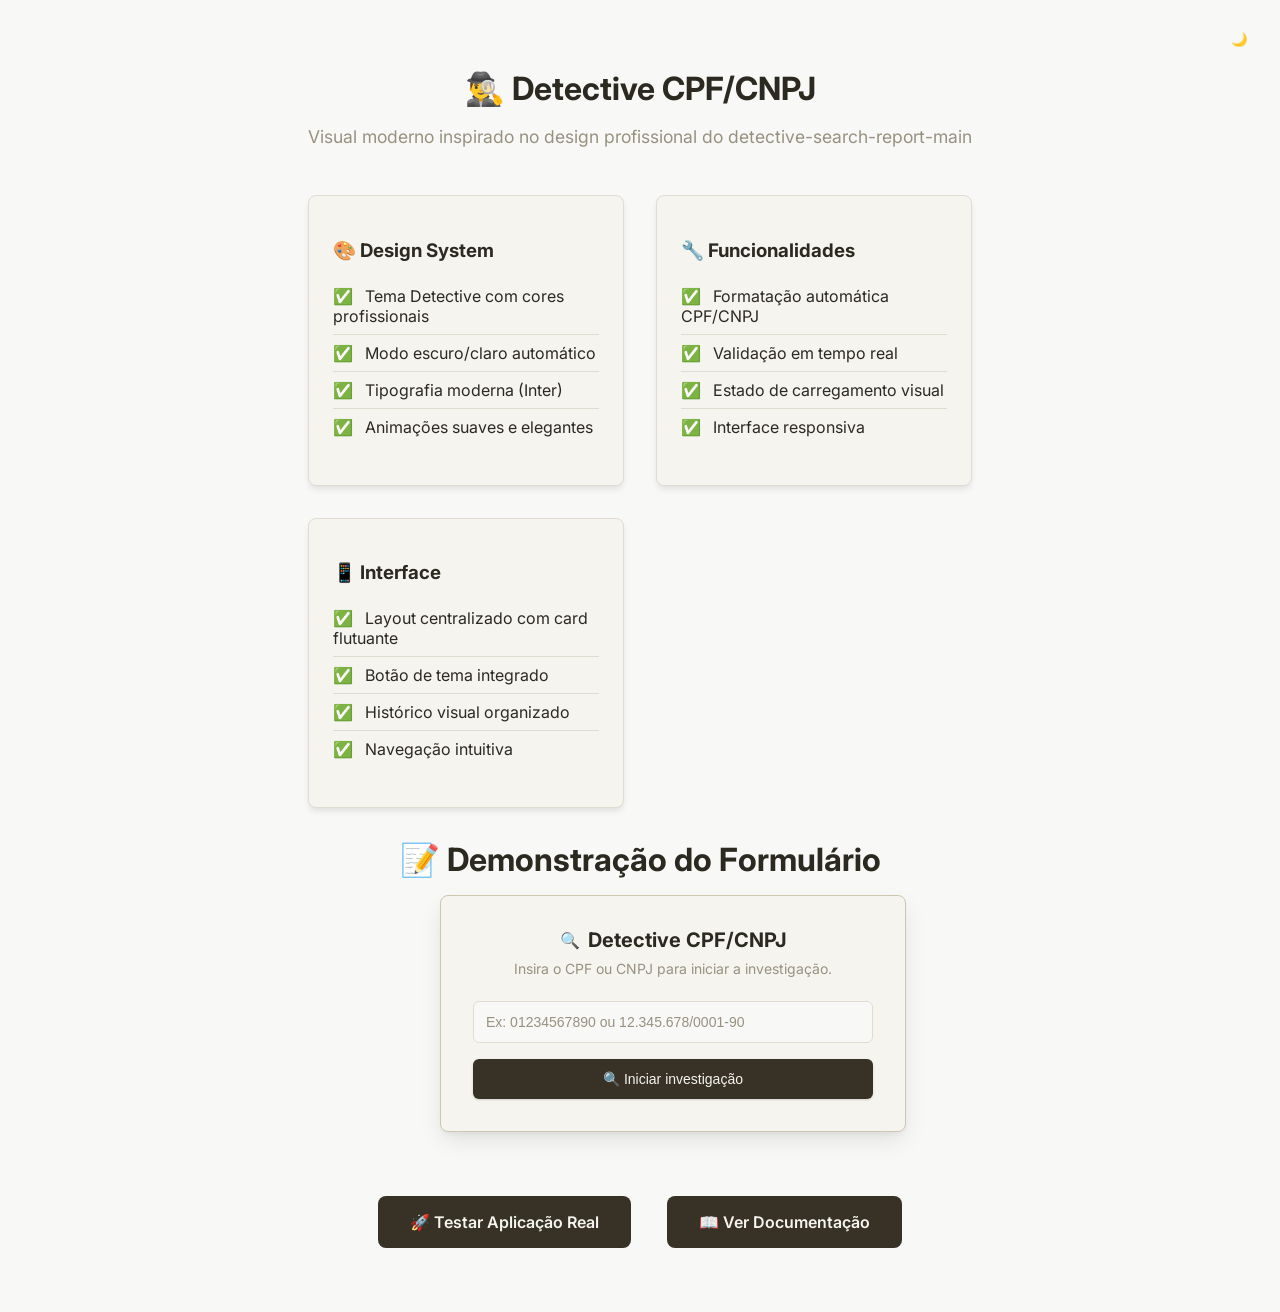
<file: templates/demo.html>
<!DOCTYPE html>
<html lang="pt-BR">
<head>
  <meta charset="UTF-8">
  <meta name="viewport" content="width=device-width, initial-scale=1.0">
  <title>🕵️‍♂️ Detective CPF/CNPJ - Demonstração</title>
  <link rel="stylesheet" href="/static/modern-style.css">
  <style>
    .demo-container {
      max-width: 1200px;
      margin: 0 auto;
      padding: 2rem;
    }
    
    .demo-section {
      margin-bottom: 3rem;
    }
    
    .demo-title {
      font-size: 2rem;
      font-weight: 700;
      color: var(--foreground);
      margin-bottom: 1rem;
      text-align: center;
    }
    
    .demo-description {
      text-align: center;
      color: var(--muted-foreground);
      margin-bottom: 2rem;
      font-size: 1.1rem;
    }
    
    .demo-grid {
      display: grid;
      grid-template-columns: repeat(auto-fit, minmax(300px, 1fr));
      gap: 2rem;
      margin-bottom: 2rem;
    }
    
    .demo-card {
      background: var(--card);
      border: 1px solid var(--border);
      border-radius: 0.5rem;
      padding: 1.5rem;
      box-shadow: 0 4px 6px -1px rgba(0, 0, 0, 0.1);
    }
    
    .demo-card h3 {
      color: var(--foreground);
      margin-bottom: 1rem;
    }
    
    .demo-card p {
      color: var(--muted-foreground);
      line-height: 1.6;
    }
    
    .feature-list {
      list-style: none;
      padding: 0;
    }
    
    .feature-list li {
      padding: 0.5rem 0;
      border-bottom: 1px solid var(--border);
      color: var(--foreground);
    }
    
    .feature-list li:last-child {
      border-bottom: none;
    }
    
    .feature-list li::before {
      content: "✅ ";
      margin-right: 0.5rem;
    }
    
    .cta-button {
      display: inline-block;
      background: var(--primary);
      color: var(--primary-foreground);
      padding: 1rem 2rem;
      border-radius: 0.5rem;
      text-decoration: none;
      font-weight: 600;
      transition: all 0.2s;
      margin: 1rem;
    }
    
    .cta-button:hover {
      background: var(--accent-foreground);
      transform: translateY(-2px);
    }
    
    .demo-actions {
      text-align: center;
      margin-top: 2rem;
    }
  </style>
</head>
<body>
  <div class="detective-container">
    <div class="demo-container">
      <!-- Header -->
      <div class="demo-section">
        <h1 class="demo-title">🕵️‍♂️ Detective CPF/CNPJ</h1>
        <p class="demo-description">
          Visual moderno inspirado no design profissional do detective-search-report-main
        </p>
        
        <!-- Theme Toggle -->
        <div style="text-align: center; margin-bottom: 2rem;">
          <button class="theme-toggle" onclick="toggleTheme()" title="Alternar tema">
            <span id="theme-icon">🌙</span>
          </button>
        </div>
      </div>

      <!-- Features Grid -->
      <div class="demo-grid">
        <div class="demo-card">
          <h3>🎨 Design System</h3>
          <ul class="feature-list">
            <li>Tema Detective com cores profissionais</li>
            <li>Modo escuro/claro automático</li>
            <li>Tipografia moderna (Inter)</li>
            <li>Animações suaves e elegantes</li>
          </ul>
        </div>

        <div class="demo-card">
          <h3>🔧 Funcionalidades</h3>
          <ul class="feature-list">
            <li>Formatação automática CPF/CNPJ</li>
            <li>Validação em tempo real</li>
            <li>Estado de carregamento visual</li>
            <li>Interface responsiva</li>
          </ul>
        </div>

        <div class="demo-card">
          <h3>📱 Interface</h3>
          <ul class="feature-list">
            <li>Layout centralizado com card flutuante</li>
            <li>Botão de tema integrado</li>
            <li>Histórico visual organizado</li>
            <li>Navegação intuitiva</li>
          </ul>
        </div>
      </div>

      <!-- Demo Form -->
      <div class="demo-section">
        <h2 class="demo-title">📝 Demonstração do Formulário</h2>
        <div style="max-width: 400px; margin: 0 auto;">
          <div class="detective-card">
            <div class="detective-header">
              <div class="icon">
                🔍
                <h1>Detective CPF/CNPJ</h1>
              </div>
              <p class="subtitle">Insira o CPF ou CNPJ para iniciar a investigação.</p>
            </div>

            <form class="investigation-form" onsubmit="demoSubmit(event)">
              <div class="form-group">
                <input 
                  type="text" 
                  id="demo-identificador" 
                  class="form-input"
                  placeholder="Ex: 01234567890 ou 12.345.678/0001-90"
                  oninput="formatCpfCnpj(this)"
                >
              </div>
              
              <button type="submit" class="submit-button">
                🔍 Iniciar investigação
              </button>
            </form>
          </div>
        </div>
      </div>

      <!-- Call to Action -->
      <div class="demo-actions">
        <a href="/" class="cta-button">🚀 Testar Aplicação Real</a>
        <a href="README-MODERN.md" class="cta-button">📖 Ver Documentação</a>
      </div>
    </div>
  </div>

  <script src="/static/detective.js"></script>
  <script>
    function demoSubmit(e) {
      e.preventDefault();
      const input = document.getElementById('demo-identificador');
      const value = input.value.replace(/\D/g, '');
      
      if (value.length !== 11 && value.length !== 14) {
        alert('Digite um CPF (11 dígitos) ou CNPJ (14 dígitos) válido.');
        return;
      }
      
      alert('Esta é apenas uma demonstração! Para testar a funcionalidade real, acesse a aplicação principal.');
    }
  </script>
</body>
</html>
</file>
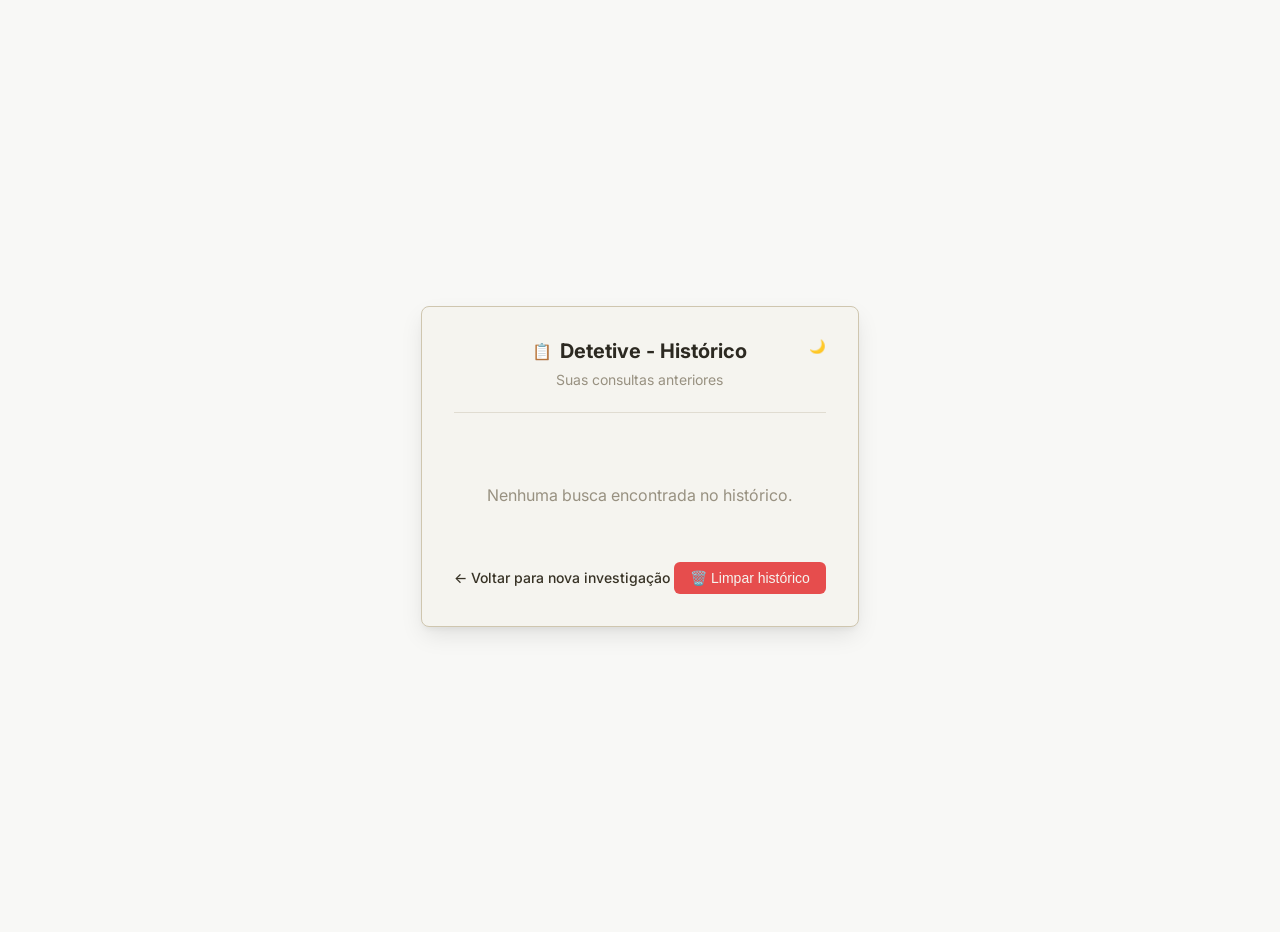
<file: templates/historico.html>
<!DOCTYPE html>
<html lang="pt-BR">
<head>
  <meta charset="UTF-8">
  <meta name="viewport" content="width=device-width, initial-scale=1.0">
  <title>🕵️‍♂️ Detetive - Histórico de Consultas</title>
  <link rel="stylesheet" href="/static/modern-style.css">
  <link rel="icon" href="/static/favicon.ico">
</head>
<body>
  <div class="detective-container">
    <div class="detective-card">
      <!-- Theme Toggle -->
      <button class="theme-toggle" onclick="toggleTheme()" title="Alternar tema">
        <span id="theme-icon">🌙</span>
      </button>

      <!-- Header -->
      <div class="detective-header">
        <div class="icon">
          📋
          <h1>Detetive - Histórico</h1>
        </div>
        <p class="subtitle">Suas consultas anteriores</p>
      </div>

      <!-- History Section -->
      <div class="history-section">
        <div class="history-list" id="local-history-list">
          <!-- Preenchido via JavaScript -->
        </div>
      </div>

      <!-- Navigation Links -->
      <div class="navigation-links">
        <a href="/" class="back-link">
          ← Voltar para nova investigação
        </a>
        <button onclick="clearHistory()" class="clear-button">
          🗑️ Limpar histórico
        </button>
      </div>
    </div>
  </div>

  <script src="/static/detective.js"></script>
  <script>
    let localHistoryManager;

    document.addEventListener('DOMContentLoaded', function() {
      localHistoryManager = new LocalHistoryManager();
      loadLocalHistory();
      
      // Fechar modal com ESC
      document.addEventListener('keydown', function(e) {
        if (e.key === 'Escape') {
          closeModal();
        }
      });
    });

    function loadLocalHistory() {
      const localHistory = localHistoryManager.getHistory();
      const container = document.getElementById('local-history-list');
      
      if (localHistory.length === 0) {
        container.innerHTML = '<div class="empty-history"><p>Nenhuma busca encontrada no histórico.</p></div>';
        return;
      }
      
      container.innerHTML = localHistory.map(item => {
        const isPending = item.isPending;
        const statusIcon = isPending ? '⏳' : '✅';
        const statusClass = isPending ? 'pending' : 'completed';
        const preview = isPending ? item.response : item.response.substring(0, 100) + (item.response.length > 100 ? '...' : '');
        
        return `
          <div class="history-item clickable ${statusClass}" onclick="reuseSearch('${item.identifier}')">
            <div class="history-header">
              <div class="history-identifier">${item.identifier}</div>
              <div class="history-status">${statusIcon}</div>
            </div>
            <div class="history-timestamp">${new Date(item.timestamp).toLocaleString('pt-BR')}</div>
            <div class="history-preview">${preview}</div>
          </div>
        `;
      }).join('');
    }

    function reuseSearch(identifier) {
      // Busca os dados da consulta no histórico local
      const searchData = localHistoryManager.getSearchByIdentifier(identifier);
      
      if (searchData && !searchData.isPending) {
        // Se tem dados completos, mostra a página de resultado
        showSearchResult(identifier, searchData.response);
      } else {
        // Se não tem dados ou está pendente, redireciona para nova consulta
        window.location.href = `/?reuse=${identifier}`;
      }
    }

    function showSearchResult(identifier, result) {
      // Cria uma modal ou página para mostrar o resultado
      const modal = document.createElement('div');
      modal.className = 'result-modal';
      
      // Formata o resultado para HTML
      const formattedResult = result
        .replace(/&/g, '&amp;')
        .replace(/</g, '&lt;')
        .replace(/>/g, '&gt;')
        .replace(/\n/g, '<br>')
        .replace(/\s{2,}/g, '&nbsp;&nbsp;');
      
      modal.innerHTML = `
        <div class="result-modal-content">
          <div class="result-modal-header">
            <h2>🔍 Resultado da Consulta</h2>
            <button onclick="closeModal()" class="close-button" title="Fechar (ESC)">×</button>
          </div>
          <div class="result-modal-body">
            <div class="result-identifier">
              <strong>CPF/CNPJ:</strong> ${identifier}
            </div>
            <div class="result-content">
              ${formattedResult}
            </div>
          </div>
          <div class="result-modal-footer">
            <button onclick="closeModal()" class="back-button">← Voltar ao histórico</button>
            <button onclick="newSearch('${identifier}')" class="new-search-button">🔍 Nova consulta</button>
          </div>
        </div>
      `;
      
      document.body.appendChild(modal);
      document.body.style.overflow = 'hidden';
      
      // Foco no botão de fechar para acessibilidade
      setTimeout(() => {
        const closeButton = modal.querySelector('.close-button');
        if (closeButton) closeButton.focus();
      }, 100);
    }

    function closeModal() {
      const modal = document.querySelector('.result-modal');
      if (modal) {
        modal.remove();
        document.body.style.overflow = 'auto';
      }
    }

    function newSearch(identifier) {
      closeModal();
      window.location.href = `/?reuse=${identifier}`;
    }

    function clearHistory() {
      if (confirm('Tem certeza que deseja limpar todo o histórico?')) {
        localHistoryManager.clearHistory();
        location.reload();
      }
    }
  </script>
</body>
</html>
</file>
<file: static/modern-style.css>
/* Modern Detetive Theme - Base Styles */
@import url('https://fonts.googleapis.com/css2?family=Inter:wght@300;400;500;600;700&display=swap');

:root {
  /* Detetive Digital Theme - Light Mode */
  --background: hsl(42, 15%, 97%);
  --foreground: hsl(42, 15%, 15%);
  --card: hsl(42, 25%, 95%);
  --card-foreground: hsl(42, 15%, 15%);
  --primary: hsl(42, 20%, 18%);
  --primary-foreground: hsl(42, 25%, 95%);
  --secondary: hsl(42, 25%, 88%);
  --secondary-foreground: hsl(42, 20%, 25%);
  --muted: hsl(42, 20%, 92%);
  --muted-foreground: hsl(42, 10%, 55%);
  --accent: hsl(45, 80%, 75%);
  --accent-foreground: hsl(42, 20%, 18%);
  --destructive: hsl(0, 75%, 60%);
  --destructive-foreground: hsl(42, 25%, 95%);
  --border: hsl(42, 20%, 85%);
  --input: hsl(42, 20%, 90%);
  --ring: hsl(45, 80%, 65%);
  --detective-report: hsl(42, 30%, 96%);
  --detective-border: hsl(42, 25%, 75%);
  --detective-shadow: hsl(42, 20%, 25%);
  --radius: 0.5rem;
}

.dark {
  /* Detetive Digital Theme - Dark Mode */
  --background: hsl(42, 15%, 8%);
  --foreground: hsl(42, 25%, 92%);
  --card: hsl(42, 20%, 12%);
  --card-foreground: hsl(42, 25%, 92%);
  --primary: hsl(42, 25%, 85%);
  --primary-foreground: hsl(42, 20%, 15%);
  --secondary: hsl(42, 15%, 18%);
  --secondary-foreground: hsl(42, 25%, 85%);
  --muted: hsl(42, 10%, 15%);
  --muted-foreground: hsl(42, 10%, 65%);
  --accent: hsl(45, 70%, 65%);
  --accent-foreground: hsl(42, 20%, 15%);
  --destructive: hsl(0, 75%, 55%);
  --destructive-foreground: hsl(42, 25%, 92%);
  --border: hsl(42, 15%, 22%);
  --input: hsl(42, 15%, 20%);
  --ring: hsl(45, 70%, 55%);
  --detective-report: hsl(42, 15%, 10%);
  --detective-border: hsl(42, 20%, 30%);
  --detective-shadow: hsl(42, 10%, 5%);
}

* {
  border-color: var(--border);
}

body {
  background-color: var(--background);
  color: var(--foreground);
  font-family: 'Inter', system-ui, sans-serif;
  transition: color 0.3s, background-color 0.3s;
  margin: 0;
  padding: 0;
  min-height: 100vh;
  display: flex;
  align-items: center;
  justify-content: center;
}

/* Container Principal */
.detective-container {
  min-height: 100vh;
  background-color: var(--background);
  font-family: 'Inter', system-ui, sans-serif;
  display: flex;
  align-items: center;
  justify-content: center;
  padding: 0.5rem;
  animation: fadeIn 0.4s ease-out;
}

.detective-card {
  width: 100%;
  max-width: 24rem;
  background-color: var(--card);
  border: 1px solid var(--detective-border);
  border-radius: 0.5rem;
  box-shadow: 0 10px 25px -3px rgba(0, 0, 0, 0.1), 0 4px 6px -2px rgba(0, 0, 0, 0.05);
  padding: 1.5rem;
  position: relative;
  overflow: hidden;
  animation: slideUp 0.3s ease-out;
}

/* Theme Toggle */
.theme-toggle {
  position: absolute;
  top: 1rem;
  right: 1rem;
  background: none;
  border: none;
  cursor: pointer;
  padding: 0.5rem;
  border-radius: 0.375rem;
  color: var(--muted-foreground);
  transition: all 0.2s;
}

.theme-toggle:hover {
  background-color: var(--muted);
  color: var(--foreground);
}

/* Header */
.detective-header {
  text-align: center;
  margin-bottom: 1.5rem;
}

.detective-header .icon {
  display: inline-flex;
  align-items: center;
  justify-content: center;
  gap: 0.5rem;
  margin-bottom: 0.5rem;
}

.detective-header h1 {
  font-size: 1.25rem;
  font-weight: 700;
  color: var(--foreground);
  margin: 0;
}

.detective-header .subtitle {
  font-size: 0.875rem;
  color: var(--muted-foreground);
  margin: 0;
  margin-bottom: 0.5rem;
}

.history-button-container {
  display: flex;
  justify-content: center;
  margin-top: 1rem;
  padding-top: 1rem;
  border-top: 1px solid var(--border);
}

.history-link {
  display: inline-flex;
  align-items: center;
  gap: 0.5rem;
  color: var(--muted-foreground);
  text-decoration: none;
  font-size: 0.8rem;
  font-weight: 500;
  padding: 0.4rem 0.8rem;
  background-color: var(--muted);
  border: 1px solid var(--border);
  border-radius: 0.375rem;
  transition: all 0.2s;
}

.history-link:hover {
  background-color: var(--accent);
  color: var(--accent-foreground);
  border-color: var(--accent);
  transform: translateY(-1px);
  box-shadow: 0 2px 4px rgba(0, 0, 0, 0.1);
}

/* Form */
.investigation-form {
  display: flex;
  flex-direction: column;
  gap: 1rem;
}

.form-group {
  display: flex;
  flex-direction: column;
  gap: 0.5rem;
}

.form-input {
  width: 100%;
  padding: 0.75rem;
  border: 1px solid var(--border);
  border-radius: 0.375rem;
  background-color: var(--background);
  color: var(--foreground);
  font-size: 0.875rem;
  transition: all 0.2s;
  box-sizing: border-box;
}

.form-input::placeholder {
  color: var(--muted-foreground);
}

.form-input:focus {
  outline: none;
  border-color: var(--accent);
  box-shadow: 0 0 0 2px var(--accent);
}

.form-input:disabled {
  opacity: 0.5;
  cursor: not-allowed;
}

.error-message {
  color: var(--destructive);
  font-size: 0.875rem;
  font-weight: 500;
  margin: 0;
}

/* Button */
.submit-button {
  width: 100%;
  background-color: var(--primary);
  color: var(--primary-foreground);
  font-weight: 500;
  padding: 0.75rem 1rem;
  border: none;
  border-radius: 0.375rem;
  font-size: 0.875rem;
  cursor: pointer;
  transition: all 0.2s;
  box-shadow: 0 1px 3px 0 rgba(0, 0, 0, 0.1), 0 1px 2px 0 rgba(0, 0, 0, 0.06);
}

.submit-button:hover:not(:disabled) {
  background-color: hsl(42, 20%, 15%);
  box-shadow: 0 4px 6px -1px rgba(0, 0, 0, 0.1), 0 2px 4px -1px rgba(0, 0, 0, 0.06);
  transform: scale(1.02);
}

.submit-button:active:not(:disabled) {
  transform: scale(0.98);
}

.submit-button:disabled {
  opacity: 0.5;
  cursor: not-allowed;
  transform: none;
}

/* Loading Animation */
.loading {
  animation: pulseSubtle 2s infinite;
}

/* Result Section */
.result-section {
  margin-top: 1.5rem;
}

.result-title {
  font-size: 1rem;
  font-weight: 600;
  color: var(--foreground);
  margin-bottom: 0.75rem;
}

.result-content {
  background-color: var(--detective-report);
  border: 1px dashed var(--detective-border);
  border-radius: 0.375rem;
  padding: 1rem;
  white-space: pre-wrap;
  font-family: 'Courier New', monospace;
  font-size: 0.875rem;
  color: var(--foreground);
  margin-bottom: 1rem;
}

/* History Section */
.history-section {
  margin-top: 1.5rem;
  padding-top: 1.5rem;
  border-top: 1px solid var(--border);
}



.history-title {
  font-size: 1rem;
  font-weight: 600;
  color: var(--foreground);
  margin-bottom: 0.75rem;
}

.history-list {
  list-style: none;
  padding: 0;
  margin: 0;
  display: flex;
  flex-direction: column;
  gap: 0.5rem;
}

.history-item {
  background-color: var(--muted);
  border: 1px solid var(--border);
  border-radius: 0.375rem;
  padding: 0.75rem;
  font-size: 0.875rem;
  transition: all 0.2s;
}

.history-item.clickable {
  cursor: pointer;
  position: relative;
  overflow: hidden;
}

.history-item.clickable:hover {
  background-color: var(--accent);
  border-color: var(--accent-foreground);
  transform: translateY(-1px);
  box-shadow: 0 4px 8px rgba(0, 0, 0, 0.1);
}

.history-item.clickable:active {
  transform: translateY(0);
}

.history-item.clickable::before {
  content: "👆";
  position: absolute;
  right: 0.75rem;
  top: 50%;
  transform: translateY(-50%);
  opacity: 0;
  transition: opacity 0.2s;
}

.history-item.clickable:hover::before {
  opacity: 1;
}

.history-header {
  display: flex;
  justify-content: space-between;
  align-items: center;
  margin-bottom: 0.25rem;
}

.history-identifier {
  font-weight: 600;
  color: var(--foreground);
}

.history-status {
  font-size: 0.875rem;
  opacity: 0.8;
}

.history-timestamp {
  color: var(--muted-foreground);
  font-size: 0.75rem;
  margin-bottom: 0.5rem;
}

.history-preview {
  color: var(--muted-foreground);
  font-size: 0.75rem;
  font-style: italic;
  line-height: 1.4;
}

/* Status styles */
.history-item.pending {
  border-left: 3px solid var(--accent);
  background-color: var(--muted);
}

.history-item.completed {
  border-left: 3px solid var(--primary);
}

.history-item.pending .history-status {
  color: var(--accent-foreground);
}

.history-item.completed .history-status {
  color: var(--primary);
}

/* Result Modal */
.result-modal {
  position: fixed;
  top: 0;
  left: 0;
  width: 100%;
  height: 100%;
  background-color: rgba(0, 0, 0, 0.5);
  display: flex;
  align-items: center;
  justify-content: center;
  z-index: 1000;
  animation: fadeIn 0.3s ease-out;
}

.result-modal-content {
  background-color: var(--card);
  border: 1px solid var(--border);
  border-radius: 0.5rem;
  max-width: 90%;
  max-height: 90%;
  width: 600px;
  overflow: hidden;
  box-shadow: 0 20px 25px -5px rgba(0, 0, 0, 0.1), 0 10px 10px -5px rgba(0, 0, 0, 0.04);
  animation: slideUp 0.3s ease-out;
}

.result-modal-header {
  display: flex;
  justify-content: space-between;
  align-items: center;
  padding: 1.5rem;
  border-bottom: 1px solid var(--border);
  background-color: var(--muted);
}

.result-modal-header h2 {
  margin: 0;
  font-size: 1.25rem;
  color: var(--foreground);
}

.close-button {
  background: none;
  border: none;
  font-size: 1.5rem;
  color: var(--muted-foreground);
  cursor: pointer;
  padding: 0.25rem;
  border-radius: 0.25rem;
  transition: all 0.2s;
}

.close-button:hover {
  background-color: var(--border);
  color: var(--foreground);
}

.result-modal-body {
  padding: 1.5rem;
  max-height: 400px;
  overflow-y: auto;
}

.result-identifier {
  margin-bottom: 1rem;
  padding: 0.75rem;
  background-color: var(--muted);
  border-radius: 0.375rem;
  font-size: 0.875rem;
  color: var(--foreground);
}

.result-content {
  background-color: var(--detective-report);
  border: 1px dashed var(--detective-border);
  border-radius: 0.375rem;
  padding: 1rem;
  white-space: pre-wrap;
  font-family: 'Courier New', monospace;
  font-size: 0.875rem;
  color: var(--foreground);
  line-height: 1.5;
}

.result-modal-footer {
  display: flex;
  justify-content: space-between;
  align-items: center;
  padding: 1.5rem;
  border-top: 1px solid var(--border);
  background-color: var(--muted);
}

.back-button, .new-search-button {
  padding: 0.75rem 1rem;
  border: none;
  border-radius: 0.375rem;
  font-size: 0.875rem;
  font-weight: 500;
  cursor: pointer;
  transition: all 0.2s;
  text-decoration: none;
  display: inline-flex;
  align-items: center;
  gap: 0.5rem;
}

.back-button {
  background-color: var(--muted);
  color: var(--muted-foreground);
  border: 1px solid var(--border);
}

.back-button:hover {
  background-color: var(--border);
  color: var(--foreground);
}

.new-search-button {
  background-color: var(--primary);
  color: var(--primary-foreground);
}

.new-search-button:hover {
  background-color: var(--accent-foreground);
  transform: translateY(-1px);
}

.empty-history {
  text-align: center;
  padding: 2rem;
  color: var(--muted-foreground);
}



.clear-button {
  background-color: var(--destructive);
  color: var(--destructive-foreground);
  border: none;
  padding: 0.5rem 1rem;
  border-radius: 0.375rem;
  font-size: 0.875rem;
  cursor: pointer;
  transition: all 0.2s;
}

.clear-button:hover {
  background-color: hsl(0, 75%, 50%);
  transform: scale(1.05);
}

/* Back Link */
.back-link {
  display: inline-flex;
  align-items: center;
  gap: 0.5rem;
  color: var(--primary);
  text-decoration: none;
  font-size: 0.875rem;
  font-weight: 500;
  margin-top: 1rem;
  transition: color 0.2s;
}

.back-link:hover {
  color: var(--accent-foreground);
  text-decoration: underline;
}

/* Animations */
@keyframes fadeIn {
  from {
    opacity: 0;
    transform: translateY(8px);
  }
  to {
    opacity: 1;
    transform: translateY(0);
  }
}

@keyframes slideUp {
  from {
    opacity: 0;
    transform: translateY(12px);
  }
  to {
    opacity: 1;
    transform: translateY(0);
  }
}

@keyframes pulseSubtle {
  0%, 100% {
    opacity: 1;
  }
  50% {
    opacity: 0.7;
  }
}

/* Responsive */
@media (min-width: 640px) {
  .detective-container {
    padding: 1rem;
  }
  
  .detective-card {
    max-width: 28rem;
    padding: 2rem;
  }
  
  .theme-toggle {
    top: 1.5rem;
    right: 1.5rem;
  }
}
</file>
